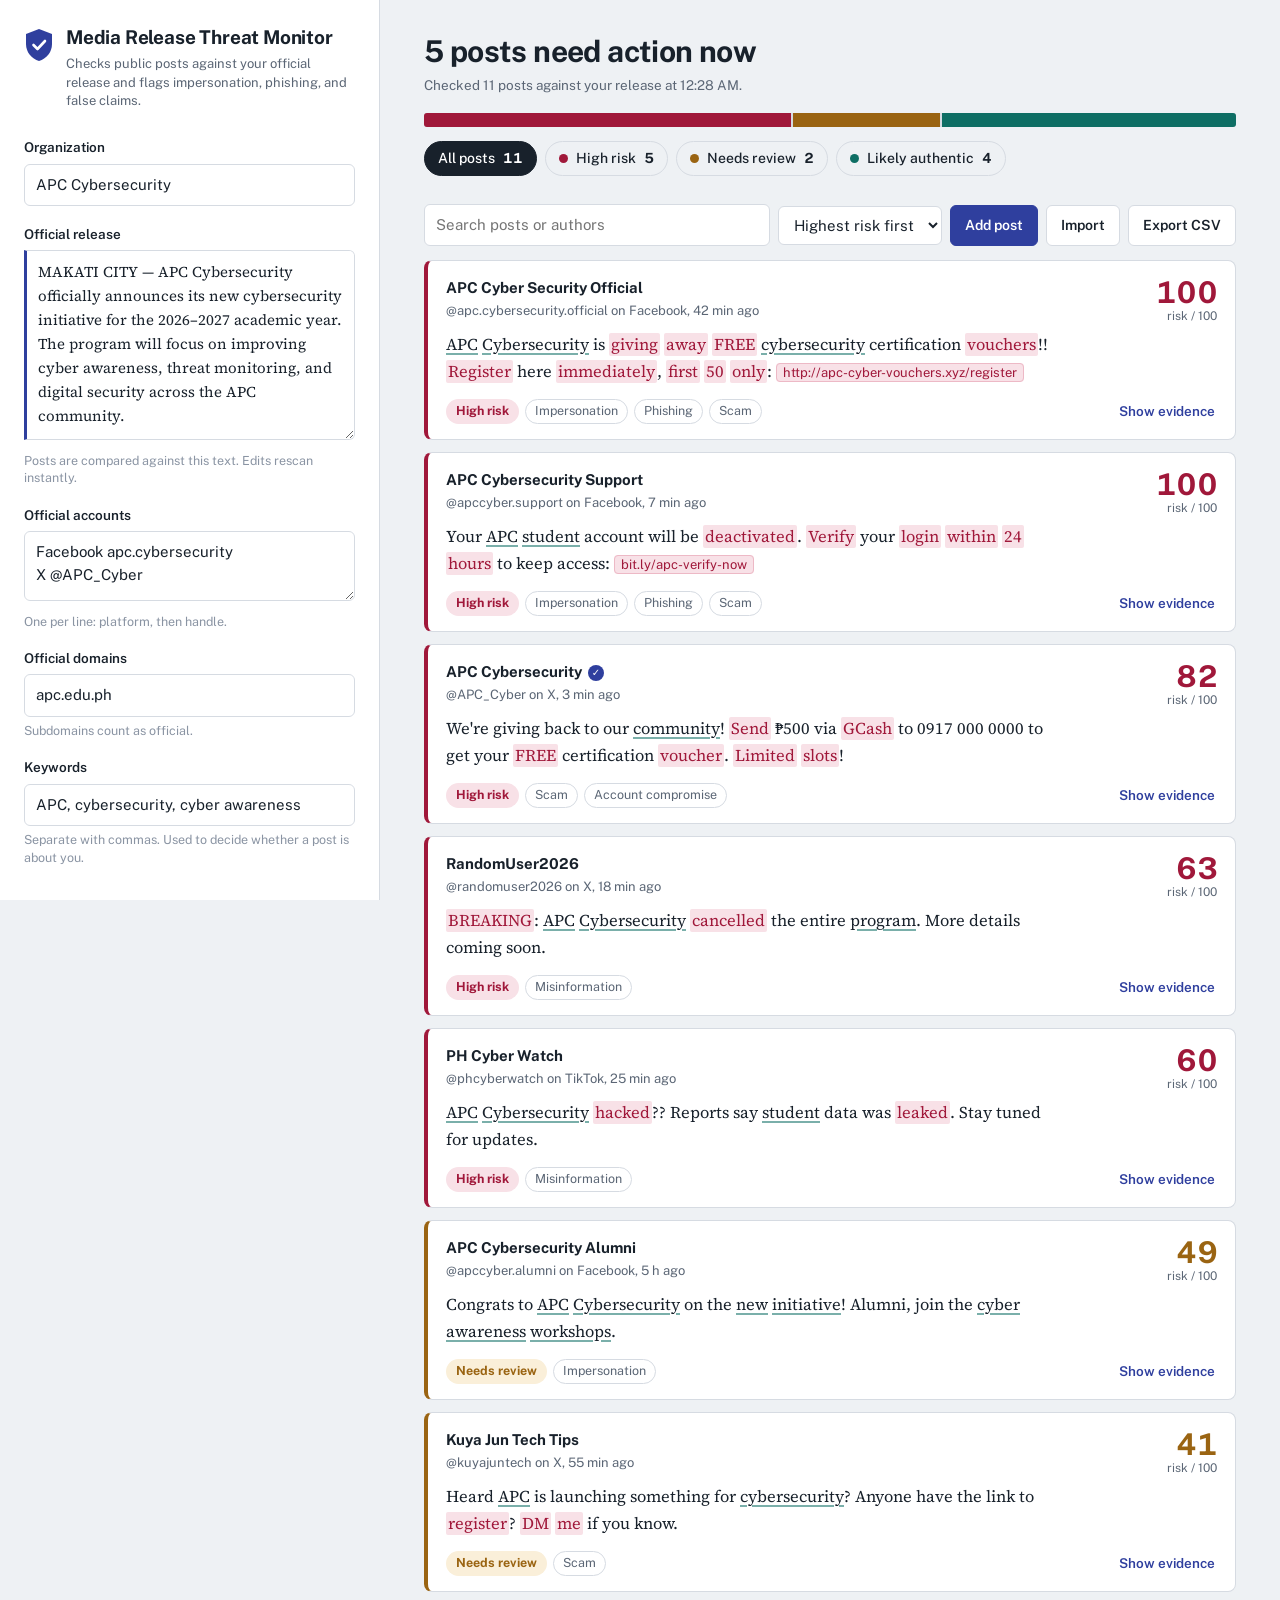
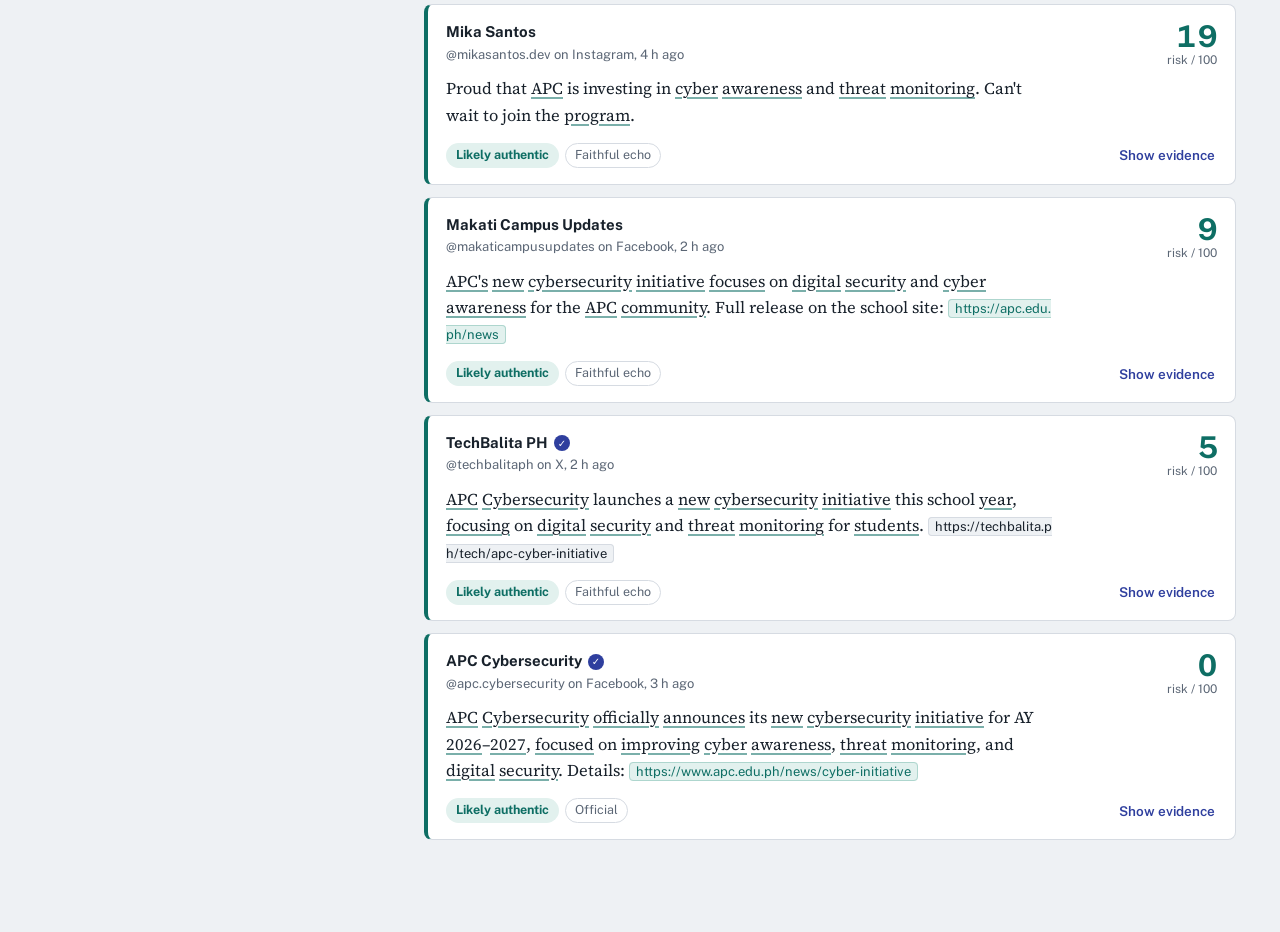
<file: app/media-release-threat-monitor.html>
<!DOCTYPE html>
<html lang="en">
<head>
<meta charset="UTF-8">
<meta name="viewport" content="width=device-width, initial-scale=1.0">
<title>Media Release Threat Monitor</title>
<link rel="preconnect" href="https://fonts.googleapis.com">
<link rel="preconnect" href="https://fonts.gstatic.com" crossorigin>
<link href="https://fonts.googleapis.com/css2?family=Public+Sans:wght@400;500;600;700&family=Source+Serif+4:opsz,wght@8..60,400;8..60,600&display=swap" rel="stylesheet">
<style>
:root{
  --ink:#18212B; --muted:#5B6675; --faint:#8A94A3; --line:#D6DBE2; --paper:#FFFFFF; --ground:#EEF1F4;
  --stamp:#2F3F9E;
  --ok:#0E6E64; --ok-bg:#E2F1EE; --warn:#9A6412; --warn-bg:#FAEFD9; --bad:#A0183A; --bad-bg:#F8E1E7;
  --sans:"Public Sans",system-ui,-apple-system,"Segoe UI",sans-serif;
  --serif:"Source Serif 4",Georgia,"Times New Roman",serif;
}
*{box-sizing:border-box}
html,body{margin:0}
body{font:15px/1.5 var(--sans);color:var(--ink);background:var(--ground);-webkit-font-smoothing:antialiased}
:focus-visible{outline:2px solid var(--stamp);outline-offset:2px}
button{font:inherit;cursor:pointer}
input,textarea,select{font:inherit;color:inherit;width:100%;border:1px solid var(--line);border-radius:6px;padding:9px 11px;background:#fff}
textarea{resize:vertical}
input:focus,textarea:focus,select:focus{border-color:var(--stamp);outline:none;box-shadow:0 0 0 3px rgba(47,63,158,.15)}

/* Layout */
.app{display:grid;grid-template-columns:minmax(300px,380px) 1fr;min-height:100vh}
.source{background:var(--paper);border-right:1px solid var(--line);padding:26px 24px 40px;position:sticky;top:0;height:100vh;overflow:auto}
main{padding:34px clamp(16px,4vw,44px) 80px;min-width:0;max-width:1040px}

/* Source panel */
.brand{display:flex;gap:12px;align-items:flex-start;margin-bottom:26px}
.brand svg{flex:none;margin-top:2px}
.brand h1{font-size:19px;line-height:1.25;margin:0;font-weight:700;letter-spacing:-.01em}
.brand p{margin:5px 0 0;color:var(--muted);font-size:13px;line-height:1.45}
.field{margin-bottom:18px}
.field label{display:block;font-weight:600;font-size:13.5px;margin-bottom:6px}
.hint{font-size:12.5px;color:var(--faint);margin-top:5px;line-height:1.4}
#release{font-family:var(--serif);font-size:15px;line-height:1.6;min-height:190px;border-left:3px solid var(--stamp);border-radius:0 6px 6px 0}
#accounts{min-height:70px}

/* Summary */
.summary h2{font-size:30px;line-height:1.15;margin:0;font-weight:700;letter-spacing:-.02em}
.scan-meta{color:var(--muted);font-size:13.5px;margin:6px 0 18px}
.dist{display:flex;height:14px;border-radius:3px;overflow:hidden;background:var(--line);gap:2px}
.dist span{flex-grow:0;flex-basis:0;transition:flex-grow .7s cubic-bezier(.2,.7,.2,1)}
.dist .d-bad{background:var(--bad)} .dist .d-warn{background:var(--warn)} .dist .d-ok{background:var(--ok)}
.legend{display:flex;flex-wrap:wrap;gap:8px;margin-top:14px}
.legend button{display:flex;align-items:center;gap:8px;background:transparent;border:1px solid var(--line);border-radius:999px;padding:6px 13px;color:var(--ink);font-weight:500;font-size:14px}
.legend button:hover{border-color:var(--faint)}
.legend button[aria-pressed="true"]{background:var(--ink);color:#fff;border-color:var(--ink)}
.legend i{width:9px;height:9px;border-radius:50%;display:inline-block}
.legend b{font-variant-numeric:tabular-nums}

/* Toolbar */
.toolbar{display:flex;gap:8px;flex-wrap:wrap;align-items:center;margin:28px 0 14px}
.toolbar input[type=search]{flex:1;min-width:180px;width:auto}
.toolbar select{width:auto}
.btn{border:1px solid var(--line);background:#fff;color:var(--ink);border-radius:6px;padding:9px 14px;font-weight:600;white-space:nowrap;font-size:14px}
.btn:hover{border-color:var(--faint)}
.btn.primary{background:var(--stamp);border-color:var(--stamp);color:#fff}
.btn.primary:hover{background:#26348A}
.btn.quiet{border-color:transparent;background:transparent;color:var(--muted)}

/* Post card */
.post{background:var(--paper);border:1px solid var(--line);border-left:4px solid var(--c);border-radius:8px;padding:16px 18px 14px;margin-bottom:12px}
.v-bad{--c:var(--bad);--cbg:var(--bad-bg)}
.v-warn{--c:var(--warn);--cbg:var(--warn-bg)}
.v-ok{--c:var(--ok);--cbg:var(--ok-bg)}
.post-top{display:flex;justify-content:space-between;gap:16px;align-items:flex-start}
.author{font-weight:700}
.tick{display:inline-grid;place-items:center;width:16px;height:16px;border-radius:50%;background:var(--stamp);color:#fff;font-size:10px;margin-left:6px;vertical-align:1px}
.meta{display:block;color:var(--muted);font-size:13px;margin-top:1px}
.score{text-align:right;color:var(--c);line-height:1;flex:none}
.score b{font-size:30px;font-weight:700;font-variant-numeric:tabular-nums;display:block;letter-spacing:-.02em}
.score span{font-size:12px;color:var(--muted)}
.text{font-family:var(--serif);font-size:16.5px;line-height:1.6;margin:10px 0 12px;max-width:68ch;overflow-wrap:anywhere}
.clamp{display:-webkit-box;-webkit-line-clamp:3;-webkit-box-orient:vertical;overflow:hidden}
.hl-rel{text-decoration:underline;text-decoration-color:rgba(14,110,100,.55);text-decoration-thickness:2px;text-underline-offset:3px}
.hl-flag{background:var(--bad-bg);color:var(--bad);padding:0 2px;border-radius:2px}
.lnk{font-family:var(--sans);font-size:13px;padding:1px 6px;border-radius:4px;background:var(--ground);border:1px solid var(--line);word-break:break-all}
.lnk-bad{background:var(--bad-bg);border-color:#EDB9C6;color:var(--bad)}
.lnk-ok{background:var(--ok-bg);border-color:#AED6CE;color:var(--ok)}
.post-foot{display:flex;flex-wrap:wrap;gap:6px;align-items:center}
.verdict{background:var(--cbg);color:var(--c);font-weight:700;font-size:12.5px;padding:3px 10px;border-radius:999px}
.tag{font-size:12.5px;padding:2px 9px;border-radius:999px;border:1px solid var(--line);color:var(--muted)}
.linkbtn{margin-left:auto;background:none;border:0;color:var(--stamp);font-weight:600;font-size:13.5px;padding:4px 2px}
.linkbtn:hover{text-decoration:underline}

/* Evidence */
.evidence{border-top:1px solid var(--line);margin-top:14px;padding-top:16px;display:grid;gap:18px}
.evidence h3{font-size:14px;margin:0 0 4px}
.note{font-size:12.5px;color:var(--muted);margin:0 0 10px}
.keys{display:flex;gap:14px;flex-wrap:wrap;font-size:12.5px;color:var(--muted)}
.links{list-style:none;margin:8px 0 0;padding:0;display:grid;gap:6px}
.links li{font-size:13.5px;display:flex;gap:8px;align-items:baseline;flex-wrap:wrap}
.links small{color:var(--muted)}
.row{display:grid;grid-template-columns:minmax(0,1.35fr) minmax(120px,1fr) 46px;gap:14px;align-items:center;padding:8px 0;border-bottom:1px dashed var(--line)}
.lbl{font-weight:600;font-size:13.5px}
.det{font-size:12.5px;color:var(--muted);display:block;overflow-wrap:anywhere}
.track{position:relative;height:10px;border-radius:2px;
  background:linear-gradient(90deg,transparent 29.8%,#BFC7D2 29.8%,#BFC7D2 30.2%,transparent 30.2%,transparent 59.8%,#BFC7D2 59.8%,#BFC7D2 60.2%,transparent 60.2%),var(--ground)}
.seg{position:absolute;top:0;bottom:0;border-radius:2px}
.seg.up{background:var(--bad)} .seg.down{background:var(--ok)} .seg.base{background:var(--faint)} .seg.final{background:var(--c)}
.w{text-align:right;font-variant-numeric:tabular-nums;font-weight:700;font-size:13.5px}
.w.up{color:var(--bad)} .w.down{color:var(--ok)}
.row.total{border-bottom:0;border-top:1.5px solid var(--ink);margin-top:2px}
.action{background:var(--cbg);border-radius:6px;padding:12px 14px;font-size:14.5px}
.action b{color:var(--c)}
.ai{font-size:14px;border:1px solid var(--line);border-radius:6px;padding:12px 14px}
.ai p{margin:6px 0 0;color:var(--muted)}
.foot-actions{display:flex;gap:8px;flex-wrap:wrap;align-items:center}
.err{color:var(--bad);font-size:13px;min-height:18px;margin:8px 0 0}
.empty{background:var(--paper);border:1px dashed var(--line);border-radius:8px;padding:34px;text-align:center;color:var(--muted)}

/* Dialogs */
dialog{border:0;border-radius:10px;padding:0;width:min(580px,94vw);box-shadow:0 24px 70px rgba(24,33,43,.28);color:var(--ink)}
dialog::backdrop{background:rgba(24,33,43,.45)}
.dlg{padding:22px 22px 18px}
.dlg h2{margin:0 0 4px;font-size:19px}
.dlg > p{margin:0 0 16px;color:var(--muted);font-size:13.5px}
.grid2{display:grid;grid-template-columns:1fr 1fr;gap:12px}
.check{display:flex;gap:8px;align-items:center;font-size:14px;font-weight:500}
.check input{width:auto}
.dlg-actions{display:flex;justify-content:flex-end;gap:8px;margin-top:14px}
#np-text,#imp-text{min-height:110px}
#imp-text{font-family:ui-monospace,Menlo,Consolas,monospace;font-size:12.5px}

@media (max-width:900px){
  .app{grid-template-columns:1fr}
  .source{position:static;height:auto;border-right:0;border-bottom:1px solid var(--line)}
}
@media (max-width:560px){
  .row{grid-template-columns:1fr 46px}
  .track{grid-column:1 / -1;grid-row:2}
  .grid2{grid-template-columns:1fr}
  .summary h2{font-size:25px}
}
@media (prefers-reduced-motion:reduce){*{transition:none!important}}
</style>
</head>
<body>
<div class="app">
  <aside class="source" aria-label="Official source">
    <div class="brand">
      <svg width="30" height="34" viewBox="0 0 30 34" aria-hidden="true"><path d="M15 1 28 6v10c0 8.3-5.6 14.6-13 17C7.6 30.6 2 24.3 2 16V6z" fill="#2F3F9E"/><path d="m9.5 17 4 4 7.5-8" stroke="#fff" stroke-width="2.6" fill="none" stroke-linecap="round" stroke-linejoin="round"/></svg>
      <div>
        <h1>Media Release Threat Monitor</h1>
        <p>Checks public posts against your official release and flags impersonation, phishing, and false claims.</p>
      </div>
    </div>

    <div class="field">
      <label for="org">Organization</label>
      <input id="org" value="APC Cybersecurity">
    </div>
    <div class="field">
      <label for="release">Official release</label>
      <textarea id="release">MAKATI CITY — APC Cybersecurity officially announces its new cybersecurity initiative for the 2026–2027 academic year. The program will focus on improving cyber awareness, threat monitoring, and digital security across the APC community.

Workshops and training sessions will be announced on the official APC website and official social media pages. APC will never ask students to pay fees or share passwords through social media.</textarea>
      <div class="hint">Posts are compared against this text. Edits rescan instantly.</div>
    </div>
    <div class="field">
      <label for="accounts">Official accounts</label>
      <textarea id="accounts">Facebook apc.cybersecurity
X @APC_Cyber</textarea>
      <div class="hint">One per line: platform, then handle.</div>
    </div>
    <div class="field">
      <label for="domains">Official domains</label>
      <input id="domains" value="apc.edu.ph">
      <div class="hint">Subdomains count as official.</div>
    </div>
    <div class="field">
      <label for="keywords">Keywords</label>
      <input id="keywords" value="APC, cybersecurity, cyber awareness">
      <div class="hint">Separate with commas. Used to decide whether a post is about you.</div>
    </div>
  </aside>

  <main>
    <section class="summary" aria-live="polite">
      <h2 id="sumTitle">Scanning…</h2>
      <p class="scan-meta" id="scanMeta"></p>
      <div class="dist" id="dist" role="img">
        <span class="d-bad"></span><span class="d-warn"></span><span class="d-ok"></span>
      </div>
      <div class="legend" id="legend"></div>
    </section>

    <div class="toolbar">
      <input type="search" id="q" placeholder="Search posts or authors" aria-label="Search posts or authors">
      <select id="sort" aria-label="Sort posts">
        <option value="risk">Highest risk first</option>
        <option value="recent">Newest first</option>
        <option value="platform">By platform</option>
      </select>
      <button class="btn primary" id="btnAdd">Add post</button>
      <button class="btn" id="btnImport">Import</button>
      <button class="btn" id="btnExport">Export CSV</button>
    </div>

    <div id="list"></div>
  </main>
</div>

<dialog id="dlgAdd" aria-labelledby="addTitle">
  <div class="dlg">
    <h2 id="addTitle">Add a post</h2>
    <p>Paste a post you found. Links inside the text are checked automatically.</p>
    <div class="grid2">
      <div class="field"><label for="np-platform">Platform</label>
        <select id="np-platform"><option>Facebook</option><option>X</option><option>Instagram</option><option>TikTok</option><option>YouTube</option><option>News site</option><option>Other</option></select></div>
      <div class="field"><label for="np-author">Display name</label><input id="np-author" placeholder="e.g. APC Cyber Updates"></div>
      <div class="field"><label for="np-handle">Handle</label><input id="np-handle" placeholder="@handle"></div>
      <div class="field"><label for="np-url">Link in post (optional)</label><input id="np-url" placeholder="https://"></div>
    </div>
    <div class="field"><label for="np-text">Post text</label><textarea id="np-text"></textarea></div>
    <label class="check"><input type="checkbox" id="np-verified"> Verified badge on the platform</label>
    <p class="err" id="np-err"></p>
    <div class="dlg-actions">
      <button class="btn quiet" data-close>Cancel</button>
      <button class="btn primary" id="np-save">Add and scan</button>
    </div>
  </div>
</dialog>

<dialog id="dlgImport" aria-labelledby="impTitle">
  <div class="dlg">
    <h2 id="impTitle">Import posts</h2>
    <p>Paste a JSON array. Each post needs <b>author</b> and <b>text</b>; <b>platform</b>, <b>handle</b>, <b>verified</b>, and <b>url</b> are optional.</p>
    <textarea id="imp-text" placeholder='[{"platform":"X","author":"Name","handle":"@name","verified":false,"text":"..."}]'></textarea>
    <label class="check" style="margin-top:10px"><input type="checkbox" id="imp-replace"> Replace current posts</label>
    <p class="err" id="imp-err"></p>
    <div class="dlg-actions">
      <button class="btn quiet" id="imp-sample">Restore sample posts</button>
      <button class="btn quiet" data-close>Cancel</button>
      <button class="btn primary" id="imp-save">Import posts</button>
    </div>
  </div>
</dialog>

<script>
/* ---------- Sample data ---------- */
const MIN = 60000;
const SAMPLE = [
  {platform:"Facebook",author:"APC Cybersecurity",handle:"apc.cybersecurity",verified:true,ago:180,
   text:"APC Cybersecurity officially announces its new cybersecurity initiative for AY 2026–2027, focused on improving cyber awareness, threat monitoring, and digital security. Details: https://www.apc.edu.ph/news/cyber-initiative"},
  {platform:"X",author:"TechBalita PH",handle:"techbalitaph",verified:true,ago:95,
   text:"APC Cybersecurity launches a new cybersecurity initiative this school year, focusing on digital security and threat monitoring for students. https://techbalita.ph/tech/apc-cyber-initiative"},
  {platform:"Facebook",author:"APC Cyber Security Official",handle:"apc.cybersecurity.official",verified:false,ago:42,
   text:"APC Cybersecurity is giving away FREE cybersecurity certification vouchers!! Register here immediately, first 50 only: http://apc-cyber-vouchers.xyz/register"},
  {platform:"X",author:"RandomUser2026",handle:"randomuser2026",verified:false,ago:18,
   text:"BREAKING: APC Cybersecurity cancelled the entire program. More details coming soon."},
  {platform:"Facebook",author:"APC Cybersecurity Support",handle:"apccyber.support",verified:false,ago:7,
   text:"Your APC student account will be deactivated. Verify your login within 24 hours to keep access: bit.ly/apc-verify-now"},
  {platform:"Instagram",author:"Mika Santos",handle:"mikasantos.dev",verified:false,ago:260,
   text:"Proud that APC is investing in cyber awareness and threat monitoring. Can't wait to join the program."},
  {platform:"X",author:"APC Cybersecurity",handle:"APC_Cyber",verified:true,ago:3,
   text:"We're giving back to our community! Send ₱500 via GCash to 0917 000 0000 to get your FREE certification voucher. Limited slots!"},
  {platform:"TikTok",author:"PH Cyber Watch",handle:"phcyberwatch",verified:false,ago:25,
   text:"APC Cybersecurity hacked?? Reports say student data was leaked. Stay tuned for updates."},
  {platform:"Facebook",author:"Makati Campus Updates",handle:"makaticampusupdates",verified:false,ago:130,
   text:"APC's new cybersecurity initiative focuses on digital security and cyber awareness for the APC community. Full release on the school site: https://apc.edu.ph/news"},
  {platform:"X",author:"Kuya Jun Tech Tips",handle:"kuyajuntech",verified:false,ago:55,
   text:"Heard APC is launching something for cybersecurity? Anyone have the link to register? DM me if you know."},
  {platform:"Facebook",author:"APC Cybersecurity Alumni",handle:"apccyber.alumni",verified:false,ago:300,
   text:"Congrats to APC Cybersecurity on the new initiative! Alumni, join the cyber awareness workshops."}
];

/* ---------- Helpers ---------- */
const $ = s => document.querySelector(s);
const esc = s => String(s ?? "").replace(/[&<>"']/g, c => ({"&":"&amp;","<":"&lt;",">":"&gt;",'"':"&quot;","'":"&#39;"}[c]));
const escRe = s => s.replace(/[.*+?^${}()|[\]\\]/g, "\\$&");
const clamp = (v, lo = 0, hi = 100) => Math.max(lo, Math.min(hi, v));
const cap = s => s.charAt(0).toUpperCase() + s.slice(1);
const debounce = (fn, ms) => { let t; return (...a) => { clearTimeout(t); t = setTimeout(() => fn(...a), ms); }; };
function ago(t){ const m = Math.max(0, Math.round((Date.now() - t) / MIN)); if (m < 1) return "just now"; if (m < 60) return `${m} min ago`; const h = Math.round(m / 60); return h < 24 ? `${h} h ago` : `${Math.round(h / 24)} d ago`; }

const STOP = new Set("the and for with from this that its are was were been will has have our their your into about more than which who what can not but all also via get got any".split(" "));
function stem(w){
  if (w.length > 5 && w.endsWith("ing")) w = w.slice(0, -3);
  else if (w.length > 4 && w.endsWith("ied")) w = w.slice(0, -3) + "y";
  else if (w.length > 4 && w.endsWith("ed")) w = w.slice(0, -2);
  else if (w.length > 4 && w.endsWith("ies")) w = w.slice(0, -3) + "y";
  else if (w.length > 4 && /(s|x|z|ch|sh)es$/.test(w)) w = w.slice(0, -2);
  else if (w.length > 3 && w.endsWith("s") && !/(ss|us|is)$/.test(w)) w = w.slice(0, -1);
  if (w.length > 4 && w.endsWith("e")) w = w.slice(0, -1);
  return w;
}
const LINK_SRC = "(?:https?:\\/\\/|www\\.)[^\\s<>\"]+|\\b(?:bit\\.ly|tinyurl\\.com|t\\.co|cutt\\.ly|rb\\.gy|is\\.gd|goo\\.gl|s\\.id|tiny\\.cc)\\/[^\\s<>\"]+";
const linkRe = () => new RegExp(LINK_SRC, "gi");
function tokens(t){
  return (String(t).toLowerCase().replace(linkRe(), " ").match(/[a-z0-9]+/g) || [])
    .filter(w => w.length > 2 && !STOP.has(w)).map(stem);
}
const GLYPH = {"0":"o","1":"l","3":"e","4":"a","5":"s","7":"t","@":"a","$":"s","|":"l"};
const FILLER = new Set(["official","page","team","real","the","ph","inc","hq","admin","account"]);
function normName(s){
  return String(s || "").replace(/^@/, "").toLowerCase().replace(/[013457@$|]/g, c => GLYPH[c])
    .split(/[^a-z0-9]+/).filter(w => w && !FILLER.has(w)).join("");
}
function lev(a, b){
  const d = Array.from({length: b.length + 1}, (_, i) => i);
  for (let i = 1; i <= a.length; i++){
    let prev = d[0]; d[0] = i;
    for (let j = 1; j <= b.length; j++){
      const tmp = d[j];
      d[j] = Math.min(d[j] + 1, d[j - 1] + 1, prev + (a[i - 1] === b[j - 1] ? 0 : 1));
      prev = tmp;
    }
  }
  return d[b.length];
}
const sim = (a, b) => (a && b) ? 1 - lev(a, b) / Math.max(a.length, b.length) : 0;

/* ---------- Detection rules ---------- */
const SHORTENERS = new Set(["bit.ly","tinyurl.com","t.co","cutt.ly","rb.gy","is.gd","goo.gl","s.id","tiny.cc"]);
const RISKY_TLD = /\.(xyz|top|click|shop|live|online|site|icu|buzz|loan|win|rest|cyou|monster|info)$/;
const SCAM = [
  [/\bfree\b/i, "free"],
  [/\bgiv(e|ing) ?aways?\b/i, "giveaway"],
  [/\bvouchers?\b/i, "voucher"],
  [/\bclaim\b/i, "claim"],
  [/\b(prizes?|winners?|raffle|rewards?)\b/i, "prize"],
  [/\b(limited slots?|first \d+( only)?)\b/i, "scarcity"],
  [/\b(gcash|maya|paymaya)\b/i, "e-wallet"],
  [/\b(verify|log ?in|password|otp)\b/i, "credential request"],
  [/\bdeactivat\w*/i, "deactivation threat"],
  [/\b(dm|pm) (us|me)\b/i, "move to private messages"],
  [/\bregister\b/i, "registration link"]
];
const MONEY = /(₱|\bphp\s?|\bpesos?\s)\s?\d[\d,]*|\bsend\s+(money|payment|₱|php)|\bprocessing fee\b/i;
const URGENCY = /\b(immediately|urgent(ly)?|asap|hurry|last chance|today only|act now|within \d+ ?(hours?|hrs?|minutes?|mins?))\b/i;
const CLAIMS = [
  [/\bcancel+(ed|s|ation)?\b/i, "cancelled"], [/\bpostpone[ds]?\b/i, "postponed"],
  [/\bsuspen(d|ded|ds|sion)\b/i, "suspended"], [/\bterminat(ed|es|ion)\b/i, "terminated"],
  [/\bshut(ting)? down\b/i, "shut down"], [/\bhack(ed|s)?\b/i, "hacked"],
  [/\bbreach(ed|es)?\b/i, "breach"], [/\bleak(ed|s)?\b/i, "leaked"],
  [/\bfake\b/i, "fake"], [/\bscam\b/i, "scam"], [/\barrest(ed)?\b/i, "arrested"], [/\bresign(ed|s)?\b/i, "resigned"]
];
const BASE = 25;
const VERD = { bad:{label:"High risk", color:"var(--bad)"}, warn:{label:"Needs review", color:"var(--warn)"}, ok:{label:"Likely authentic", color:"var(--ok)"} };

function readConfig(){
  const org = $("#org").value.trim();
  const release = $("#release").value;
  const accLines = $("#accounts").value.split("\n").map(l => l.trim()).filter(Boolean);
  const accounts = new Set(), handles = [];
  accLines.forEach(l => {
    const [pl, ...rest] = l.split(/\s+/);
    const h = rest.join("").replace(/^@/, "");
    if (!h) return;
    accounts.add(`${pl.toLowerCase()}:${h.toLowerCase()}`);
    handles.push({ n: normName(h), raw: "@" + h });
  });
  const domains = $("#domains").value.split(/[,\s]+/)
    .map(d => d.trim().toLowerCase().replace(/^https?:\/\//, "").replace(/^www\./, "").replace(/\/.*$/, "")).filter(Boolean);
  const keywords = $("#keywords").value.split(",").map(k => k.trim().toLowerCase()).filter(Boolean);
  const relTokens = tokens(release);
  return { org, orgN: normName(org), orgFirst: (org.toLowerCase().match(/[a-z0-9]+/) || [""])[0],
    release, accounts, handles, domains, keywords, relSet: new Set(relTokens) };
}

function analyzeLink(raw, c){
  const display = raw.replace(/[),.!?;:'"]+$/, "");
  let u;
  try { u = new URL(/^https?:\/\//i.test(display) ? display : "https://" + display); } catch { return null; }
  const host = u.hostname.toLowerCase().replace(/^www\./, "");
  const official = c.domains.some(d => host === d || host.endsWith("." + d));
  const flags = [];
  if (!official){
    if (/^http:\/\//i.test(display)) flags.push({ label:`${host} uses unencrypted http`, w:10 });
    if (SHORTENERS.has(host)) flags.push({ label:`${host} is a shortener that hides the real destination`, w:15 });
    if (/^\d{1,3}(\.\d{1,3}){3}$/.test(host)) flags.push({ label:"Link points to a raw IP address", w:20 });
    if (host.includes("xn--")) flags.push({ label:`${host} uses punycode, a sign of look-alike characters`, w:20 });
    if (RISKY_TLD.test(host)) flags.push({ label:`${host} uses a domain ending common in throwaway sites`, w:10 });
    const flat = host.replace(/[^a-z0-9]/g, "");
    if ((c.orgN.length >= 5 && flat.includes(c.orgN)) || (c.orgFirst.length >= 3 && host.split(/[.-]/).includes(c.orgFirst)))
      flags.push({ label:`${host} borrows your name but isn't an official domain`, w:25, phish:true });
    if (/(login|log-in|signin|verify|register|claim|voucher|reward|otp|account|update)/i.test(u.pathname + u.search))
      flags.push({ label:`The path ${u.pathname} asks for sign-up or credentials`, w:10, phish:true });
  }
  return { display, host, official, flags };
}

function analyze(p, c){
  const signals = [], types = new Set(), flagWords = new Set();
  const add = (label, detail, w) => signals.push({ label, detail, w });
  const text = p.text || "";
  const flagFrom = re => (text.match(new RegExp(re.source, "gi")) || [])
    .forEach(m => m.toLowerCase().split(/[^a-z0-9]+/).filter(Boolean).forEach(w => flagWords.add(w)));
  const handle = (p.handle || "").replace(/^@/, "");
  const official = c.accounts.has(`${(p.platform || "").toLowerCase()}:${handle.toLowerCase()}`);

  // Relevance
  const kwHits = c.keywords.filter(k => new RegExp(`\\b${escRe(k)}\\b`, "i").test(text));
  const relevant = official || kwHits.length > 0 || (c.orgN && normName(text).includes(c.orgN));

  // Account identity
  if (official){
    add("Official account", `${p.platform} @${handle} is on your official list`, -30);
  } else {
    if (p.verified) add("Verified by the platform", "Has a verified badge, but isn't one of your accounts", -5);
    const nameN = normName(p.author), handleN = normName(handle);
    let best = 0, target = "";
    const targets = [{ n: c.orgN, raw: c.org }, ...c.handles];
    for (const t of targets){
      if (!t.n) continue;
      let s = Math.max(sim(nameN, t.n), sim(handleN, t.n));
      if (t.n.length >= 5 && (nameN.includes(t.n) || handleN.includes(t.n))) s = Math.max(s, 0.9);
      if (s > best){ best = s; target = t.raw; }
    }
    if (best >= 0.8){
      add("Imitates your name", `"${p.author}" is ${Math.round(best * 100)}% similar to ${target} but isn't on your official list`, 30);
      types.add("Impersonation");
    } else if (/official/i.test(`${p.author} ${handle}`)){
      add("Claims to be official", 'Uses "official" without being on your list', 10);
      types.add("Impersonation");
    }
  }

  // Links
  const raws = [...(text.match(linkRe()) || [])];
  if (p.url) raws.push(p.url);
  const links = [], seen = new Set();
  raws.forEach(r => { const L = analyzeLink(r, c); if (L && !seen.has(L.display)){ seen.add(L.display); links.push(L); } });
  const badFlags = links.flatMap(l => l.flags);
  if (links.some(l => l.official)) add("Links to your domain", "Points readers to an official source", -10);
  if (badFlags.length){
    add("Risky link", badFlags.map(f => f.label).join("; "), Math.min(badFlags.reduce((s, f) => s + f.w, 0), 45));
    if (badFlags.some(f => f.phish)) types.add("Phishing");
  }

  // Scam language
  const scamHits = SCAM.filter(([re]) => re.test(text));
  if (scamHits.length){
    scamHits.forEach(([re]) => flagFrom(re));
    add("Scam language", cap(scamHits.map(h => h[1]).join(", ")), Math.min(scamHits.length * 8, 30));
    types.add("Scam");
  }
  const moneyHit = MONEY.test(text);
  if (moneyHit){ flagFrom(MONEY); add("Asks for money", "Requests a payment or transfer", 15); types.add("Scam"); }

  // Urgency and sensationalism
  const urg = [...new Set((text.match(new RegExp(URGENCY.source, "gi")) || []).map(s => s.toLowerCase()))];
  if (urg.length){ flagFrom(URGENCY); add("Pressure to act fast", urg.map(u => `"${u}"`).join(", "), Math.min(urg.length * 8, 16)); }
  if (/\bbreaking\b/i.test(text)){ flagFrom(/\bbreaking\b/i); add("Breaking-news framing", "Presents an unconfirmed claim as breaking news", 8); }
  const letters = text.replace(/[^A-Za-z]/g, ""), caps = (text.match(/[A-Z]/g) || []).length, bangs = (text.match(/!/g) || []).length;
  if (bangs >= 2 || (letters.length > 20 && caps / letters.length > 0.35))
    add("Sensational formatting", bangs >= 2 ? `${bangs} exclamation marks` : "Mostly capital letters", 6);

  // Claims the release doesn't make
  const claims = CLAIMS.filter(([re]) => re.test(text) && !re.test(c.release));
  if (claims.length){
    claims.forEach(([re]) => flagFrom(re));
    add("Contradicts the release", `Says ${claims.map(h => `"${h[1]}"`).join(", ")}, which the release doesn't mention`, Math.min(30 + (claims.length - 1) * 5, 40));
    types.add("Misinformation");
  }

  // Official account behaving out of character
  if (official && (claims.length || scamHits.length || badFlags.length || moneyHit)){
    add("Possible account compromise", "An official account is posting content that breaks from the release", 30);
    types.add("Account compromise");
  }

  // Fidelity to the release
  const pt = [...new Set(tokens(text))];
  const coverage = pt.length ? pt.filter(t => c.relSet.has(t)).length / pt.length : 0;
  if (relevant && !claims.length){
    const pct = Math.round(coverage * 100);
    if (coverage >= 0.75) add("Matches the release", `${pct}% of its key words appear in the release`, -15);
    else if (coverage >= 0.45) add("Paraphrases the release", `${pct}% of its key words appear in the release`, -6);
    else if (pt.length >= 6 && coverage < 0.2) add("Off-message", `Mentions you, but only ${pct}% of its key words appear in the release`, 6);
  }

  const raw = BASE + signals.reduce((s, x) => s + x.w, 0);
  const score = Math.round(clamp(raw));
  const verdict = score >= 60 ? "bad" : score >= 30 ? "warn" : "ok";
  if (!relevant) types.add("Off-topic");
  if (verdict === "ok" && relevant) types.add(official ? "Official" : coverage >= 0.45 ? "Faithful echo" : "Relevant mention");

  return { score, verdict, signals, types, links, flagWords, relevant, official, coverage };
}

function recommend(a, p){
  if (a.types.has("Account compromise")) return "Secure the official account now: change the password, end other active sessions, then remove the post and explain what happened.";
  if (a.verdict === "bad"){
    const parts = [];
    if (a.types.has("Impersonation")) parts.push(`report the account to ${p.platform} for impersonation`);
    if (a.types.has("Phishing") || a.types.has("Scam")) parts.push("warn followers not to click, register, or pay");
    if (a.types.has("Misinformation")) parts.push("publish a correction that links the official release");
    if (!parts.length) parts.push("review manually and consider reporting");
    return cap(parts.join(", ")) + ".";
  }
  if (a.verdict === "warn") return "Confirm with the comms team before responding. Nothing here is conclusive on its own.";
  return "No action needed.";
}

/* ---------- State ---------- */
let seq = 0;
const fromRaw = p => ({ id: "p" + (seq++), platform: p.platform || "Other", author: String(p.author), handle: String(p.handle || "").replace(/^@/, ""),
  verified: !!p.verified, text: String(p.text), url: p.url ? String(p.url) : "", time: p.time || Date.now() - (p.ago || 0) * MIN });
const state = { posts: SAMPLE.map(fromRaw), filter: "all", sort: "risk", q: "", open: new Set(), ai: {}, results: new Map(), scannedAt: null };

/* ---------- Rendering ---------- */
function highlight(text, a){
  const re = new RegExp(`(${LINK_SRC})|([A-Za-z0-9\\u00C0-\\u024F']+)|([^A-Za-z0-9\\u00C0-\\u024F']+)`, "gi");
  let out = "", m;
  while ((m = re.exec(text))){
    if (m[1]){
      const L = a.links.find(l => m[1].startsWith(l.display));
      const cls = L ? (L.official ? "lnk-ok" : L.flags.length ? "lnk-bad" : "") : "";
      out += `<span class="lnk ${cls}">${esc(m[1])}</span>`;
    } else if (m[2]){
      const w = m[2].toLowerCase().replace(/'/g, "");
      if (a.flagWords.has(w)) out += `<mark class="hl-flag">${esc(m[2])}</mark>`;
      else if (w.length > 2 && !STOP.has(w) && a.relevant && a.relSetRef.has(stem(w))) out += `<span class="hl-rel">${esc(m[2])}</span>`;
      else out += esc(m[2]);
    } else out += esc(m[3]);
  }
  return out;
}

function ledger(a){
  const pos = (s, e) => { const l = clamp(Math.min(s, e)); return `left:${l}%;width:${Math.max(clamp(Math.max(s, e)) - l, 0.8)}%`; };
  let run = 0, html = "";
  const rows = [{ label:"Starting point", detail:"Every post begins here", w:BASE, base:true }, ...a.signals];
  rows.forEach(r => {
    const s = run, e = run + r.w; run = e;
    const dir = r.base ? "base" : r.w > 0 ? "up" : "down";
    html += `<div class="row"><div><span class="lbl">${esc(r.label)}</span><span class="det">${esc(r.detail)}</span></div>
      <div class="track"><span class="seg ${dir}" style="${pos(s, e)}"></span></div>
      <div class="w ${r.base ? "" : dir}">${r.w > 0 && !r.base ? "+" : ""}${r.w}</div></div>`;
  });
  html += `<div class="row total"><div><span class="lbl">Risk score</span><span class="det">${run !== a.score ? `Raw total ${run}, capped to 0–100` : "Sum of the rows above"}</span></div>
    <div class="track"><span class="seg final" style="${pos(0, a.score)}"></span></div><div class="w" style="color:var(--c)">${a.score}</div></div>`;
  return html;
}

function aiBlock(id){
  const s = state.ai[id];
  if (!s) return `<button class="btn" data-act="ai">Get a second opinion from Claude</button>`;
  if (s.loading) return `<p class="note" style="margin:0">Asking Claude…</p>`;
  if (s.error) return `<div class="ai"><b style="color:var(--bad)">No second opinion.</b><p>${esc(s.error)} The score above still stands.</p></div><button class="btn" data-act="ai">Try again</button>`;
  const d = s.data, map = { high_risk:"bad", needs_review:"warn", likely_authentic:"ok" }, v = VERD[map[d.verdict]] || VERD.warn;
  return `<div class="ai"><b>Claude says: <span style="color:${v.color}">${v.label}</span></b>${d.threat_type ? `, ${esc(d.threat_type)}` : ""}
    <p>${esc(d.rationale || "")}</p></div>`;
}

function evidence(p, a){
  const links = a.links.length ? `<div><h3>Links</h3><ul class="links">${a.links.map(l =>
    `<li><span class="lnk ${l.official ? "lnk-ok" : l.flags.length ? "lnk-bad" : ""}">${esc(l.host)}</span>
     <small>${l.official ? "Official domain" : l.flags.length ? esc(l.flags.map(f => f.label).join("; ")) : "External, no red flags"}</small></li>`).join("")}</ul>
     <p class="note" style="margin-top:8px">Links are shown as text only and never opened.</p></div>` : "";
  return `<div class="evidence">
    <div class="keys"><span><span class="hl-rel">Underlined</span> words also appear in the release</span><span><mark class="hl-flag">Marked</mark> words triggered a rule</span></div>
    ${links}
    <div><h3>How the score was built</h3>
      <p class="note">Red bars add risk, green bars count as evidence it's genuine. Ticks mark the review (30) and high-risk (60) thresholds.</p>
      ${ledger(a)}</div>
    <div class="action"><b>Recommended:</b> ${esc(recommend(a, p))}</div>
    <div class="foot-actions">${aiBlock(p.id)}<button class="btn quiet" data-act="remove" style="margin-left:auto">Remove post</button></div>
  </div>`;
}

function card(p, a){
  const open = state.open.has(p.id);
  return `<article class="post v-${a.verdict}" data-id="${p.id}">
    <div class="post-top">
      <div>
        <span class="author">${esc(p.author)}</span>${p.verified ? '<span class="tick" title="Verified on platform" aria-label="Verified on platform">✓</span>' : ""}
        <span class="meta">${p.handle ? "@" + esc(p.handle) + " on " : ""}${esc(p.platform)}, ${ago(p.time)}</span>
      </div>
      <div class="score" aria-label="Risk score ${a.score} out of 100"><b>${a.score}</b><span>risk / 100</span></div>
    </div>
    <p class="text ${open ? "" : "clamp"}">${highlight(p.text, a)}</p>
    <div class="post-foot">
      <span class="verdict">${VERD[a.verdict].label}</span>
      ${[...a.types].map(t => `<span class="tag">${esc(t)}</span>`).join("")}
      <button class="linkbtn" data-act="toggle" aria-expanded="${open}">${open ? "Hide evidence" : "Show evidence"}</button>
    </div>
    ${open ? evidence(p, a) : ""}
  </article>`;
}

function render(){
  const c = readConfig();
  state.results.clear();
  state.posts.forEach(p => { const a = analyze(p, c); a.relSetRef = c.relSet; state.results.set(p.id, a); });
  state.scannedAt = new Date();

  const counts = { bad:0, warn:0, ok:0 };
  state.results.forEach(a => counts[a.verdict]++);
  const total = state.posts.length;

  $("#sumTitle").textContent = !total ? "No posts yet"
    : counts.bad ? `${counts.bad} ${counts.bad === 1 ? "post needs" : "posts need"} action now`
    : counts.warn ? `${counts.warn} ${counts.warn === 1 ? "post needs" : "posts need"} a closer look`
    : "Every post matches the release";
  $("#scanMeta").textContent = total ? `Checked ${total} posts against your release at ${state.scannedAt.toLocaleTimeString([], { hour:"2-digit", minute:"2-digit" })}.` : "Add or import posts to start checking.";

  const dist = $("#dist");
  dist.setAttribute("aria-label", `${counts.bad} high risk, ${counts.warn} needs review, ${counts.ok} likely authentic`);
  requestAnimationFrame(() => {
    dist.querySelector(".d-bad").style.flexGrow = counts.bad;
    dist.querySelector(".d-warn").style.flexGrow = counts.warn;
    dist.querySelector(".d-ok").style.flexGrow = counts.ok;
  });

  $("#legend").innerHTML = [["all","All posts",total,null], ["bad",VERD.bad.label,counts.bad,VERD.bad.color],
    ["warn",VERD.warn.label,counts.warn,VERD.warn.color], ["ok",VERD.ok.label,counts.ok,VERD.ok.color]]
    .map(([k, l, n, col]) => `<button data-filter="${k}" aria-pressed="${state.filter === k}">${col ? `<i style="background:${col}"></i>` : ""}${l} <b>${n}</b></button>`).join("");

  const q = state.q.toLowerCase();
  let list = state.posts.filter(p => {
    const a = state.results.get(p.id);
    return (state.filter === "all" || a.verdict === state.filter) &&
      (!q || `${p.author} ${p.handle} ${p.text} ${p.platform}`.toLowerCase().includes(q));
  });
  if (state.sort === "risk") list.sort((x, y) => state.results.get(y.id).score - state.results.get(x.id).score);
  else if (state.sort === "recent") list.sort((x, y) => y.time - x.time);
  else list.sort((x, y) => x.platform.localeCompare(y.platform) || state.results.get(y.id).score - state.results.get(x.id).score);

  $("#list").innerHTML = list.length ? list.map(p => card(p, state.results.get(p.id))).join("")
    : `<div class="empty">${total ? "No posts in this view. Pick another filter or clear the search." : "No posts to check. Add one, or import a batch as JSON."}</div>`;
}

/* ---------- Claude second opinion ---------- */
async function askClaude(id){
  const p = state.posts.find(x => x.id === id); if (!p) return;
  const c = readConfig(), a = state.results.get(id);
  state.ai[id] = { loading:true }; render();
  const prompt = `You are a trust-and-safety analyst verifying social media posts against an organization's official media release.

Organization: ${c.org}
Official release:
"""${c.release}"""
Official accounts: ${[...c.accounts].join(", ") || "none listed"}
Official domains: ${c.domains.join(", ") || "none listed"}

Post on ${p.platform} by "${p.author}" (@${p.handle || "unknown"}, ${p.verified ? "platform-verified" : "not verified"}):
"""${p.text}"""${p.url ? `\nLinked URL: ${p.url}` : ""}

A rule-based scanner rated it "${VERD[a.verdict].label}" with a risk score of ${a.score}/100.

Give an independent judgment. Respond ONLY with a JSON object, no markdown:
{"verdict":"likely_authentic"|"needs_review"|"high_risk","threat_type":"short label or empty string","rationale":"max 45 words, plain language"}`;
  try {
    const res = await fetch("https://api.anthropic.com/v1/messages", {
      method:"POST", headers:{ "Content-Type":"application/json" },
      body: JSON.stringify({ model:"claude-sonnet-4-6", max_tokens:1000, messages:[{ role:"user", content:prompt }] })
    });
    if (!res.ok) throw new Error(`The request failed with status ${res.status}.`);
    const data = await res.json();
    const txt = (data.content || []).map(b => b.text || "").join("").replace(/```json|```/g, "").trim();
    state.ai[id] = { data: JSON.parse(txt) };
  } catch (e) {
    state.ai[id] = { error: e instanceof SyntaxError ? "Claude's reply couldn't be read." : (e.message || "Claude couldn't be reached.") };
  }
  render();
}

/* ---------- Export ---------- */
function exportCSV(){
  const safe = v => { let s = String(v ?? ""); if (/^[=+\-@\t\r]/.test(s)) s = "'" + s; return `"${s.replace(/"/g, '""')}"`; };
  const rows = [["platform","author","handle","verified","risk_score","verdict","threats","signals","links","text"]];
  state.posts.forEach(p => {
    const a = state.results.get(p.id);
    rows.push([p.platform, p.author, p.handle, p.verified, a.score, VERD[a.verdict].label, [...a.types].join("; "),
      a.signals.map(s => `${s.label} (${s.w > 0 ? "+" : ""}${s.w})`).join("; "), a.links.map(l => l.display).join(" "), p.text]);
  });
  const blob = new Blob([rows.map(r => r.map(safe).join(",")).join("\n")], { type:"text/csv" });
  const link = document.createElement("a");
  link.href = URL.createObjectURL(blob);
  link.download = `release-monitor-${new Date().toISOString().slice(0, 10)}.csv`;
  document.body.appendChild(link); link.click(); link.remove();
  setTimeout(() => URL.revokeObjectURL(link.href), 1000);
}

/* ---------- Events ---------- */
const rescan = debounce(() => { state.ai = {}; render(); }, 250);
["org","release","accounts","domains","keywords"].forEach(id => $("#" + id).addEventListener("input", rescan));
$("#q").addEventListener("input", debounce(e => { state.q = e.target.value; render(); }, 150));
$("#sort").addEventListener("change", e => { state.sort = e.target.value; render(); });
$("#legend").addEventListener("click", e => { const b = e.target.closest("[data-filter]"); if (b){ state.filter = b.dataset.filter; render(); } });
$("#list").addEventListener("click", e => {
  const btn = e.target.closest("[data-act]"); if (!btn) return;
  const id = btn.closest(".post").dataset.id;
  if (btn.dataset.act === "toggle"){ state.open.has(id) ? state.open.delete(id) : state.open.add(id); render();
    document.querySelector(`.post[data-id="${id}"] [data-act="toggle"]`)?.focus(); }
  if (btn.dataset.act === "remove"){ state.posts = state.posts.filter(p => p.id !== id); state.open.delete(id); render(); }
  if (btn.dataset.act === "ai") askClaude(id);
});
document.querySelectorAll("[data-close]").forEach(b => b.addEventListener("click", () => b.closest("dialog").close()));

$("#btnAdd").addEventListener("click", () => { $("#np-err").textContent = ""; $("#dlgAdd").showModal(); $("#np-author").focus(); });
$("#np-save").addEventListener("click", () => {
  const author = $("#np-author").value.trim(), text = $("#np-text").value.trim();
  if (!author || !text){ $("#np-err").textContent = "Add a display name and the post text to scan it."; return; }
  const p = fromRaw({ platform:$("#np-platform").value, author, handle:$("#np-handle").value.trim(), verified:$("#np-verified").checked, text, url:$("#np-url").value.trim() });
  state.posts.unshift(p); state.open.add(p.id); state.filter = "all";
  ["np-author","np-handle","np-url","np-text"].forEach(i => $("#" + i).value = ""); $("#np-verified").checked = false;
  $("#dlgAdd").close(); render();
});

$("#btnImport").addEventListener("click", () => { $("#imp-err").textContent = ""; $("#dlgImport").showModal(); $("#imp-text").focus(); });
$("#imp-save").addEventListener("click", () => {
  let data;
  try { data = JSON.parse($("#imp-text").value); } catch { $("#imp-err").textContent = "That isn't valid JSON. Check for missing quotes or commas."; return; }
  const arr = Array.isArray(data) ? data : Array.isArray(data?.posts) ? data.posts : null;
  if (!arr){ $("#imp-err").textContent = "Expected an array of posts, or an object with a posts array."; return; }
  const ok = arr.filter(p => p && p.author && p.text).map(fromRaw);
  if (!ok.length){ $("#imp-err").textContent = "None of the entries had both author and text."; return; }
  state.posts = $("#imp-replace").checked ? ok : [...ok, ...state.posts];
  state.filter = "all"; $("#imp-text").value = ""; $("#dlgImport").close(); render();
});
$("#imp-sample").addEventListener("click", () => { state.posts = SAMPLE.map(fromRaw); state.open.clear(); state.ai = {}; state.filter = "all"; $("#dlgImport").close(); render(); });
$("#btnExport").addEventListener("click", exportCSV);

render();
</script>
</body>
</html>
</file>
